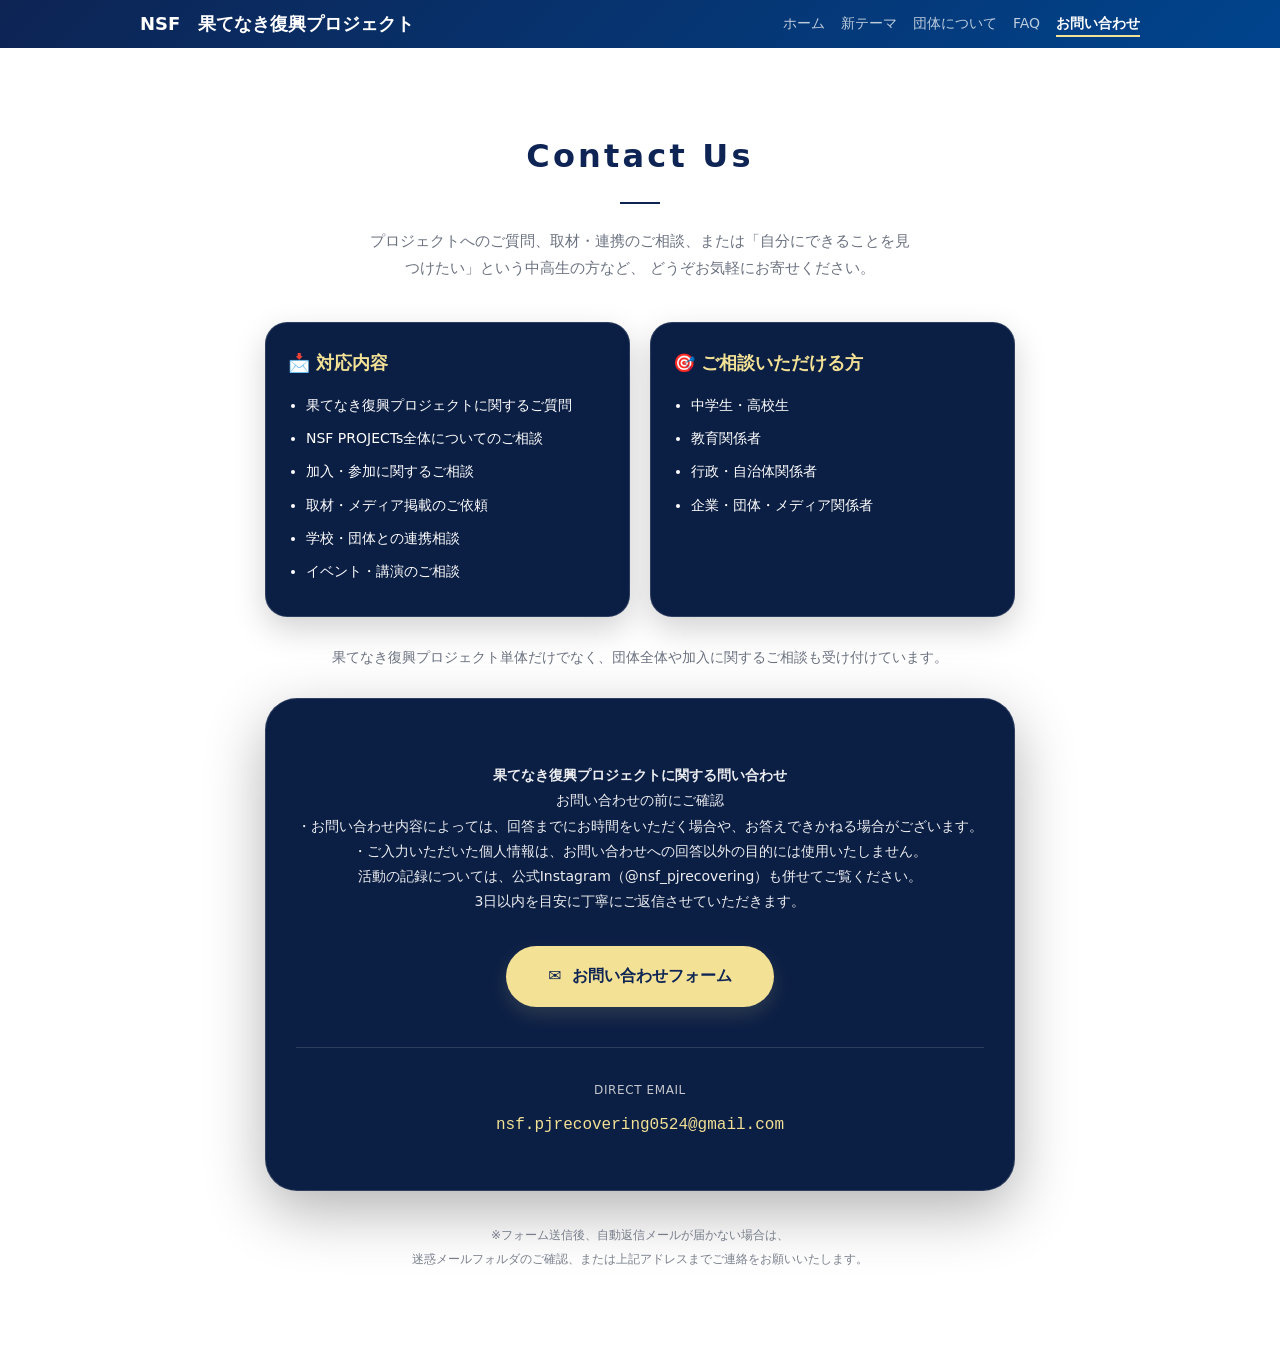
<file: contact.html>
<!doctype html>
<html lang="ja">
<head>
<meta charset="utf-8">
<meta name="viewport" content="width=device-width,initial-scale=1">
<title>お問い合わせ｜NSF PROJECTs</title>
<link rel="stylesheet" href="css/contact.css">

<link rel="manifest" href="manifest.webmanifest">
<meta name="theme-color" content="#0D2454">
<link rel="apple-touch-icon" href="icons/icon-192.png">
</head>

<body>

<header class="site-header">
<div class="header-inner">
<a href="index.html" class="header-logo">NSF　果てなき復興プロジェクト</a>

<nav class="header-nav">
<a href="index.html">ホーム</a>
<a href="fukushima.html">新テーマ</a>
<a href="about.html">団体について</a>
<a href="faq.html">FAQ</a>
<a href="contact.html" class="active">お問い合わせ</a>
</nav>
</div>
</header>

<section class="contact-wrap">
<div class="contact-inner">

<div class="contact-header reveal">
<h2>Contact Us</h2>
<div class="contact-line"></div>

<p>
          プロジェクトへのご質問、取材・連携のご相談、または「自分にできることを見つけたい」という中高生の方など、
          どうぞお気軽にお寄せください。
</p>
</div>

<div class="contact-info-grid reveal">

<div class="contact-info-card">
<h3>📩 対応内容</h3>
<ul>
<li>果てなき復興プロジェクトに関するご質問</li>
<li>NSF PROJECTs全体についてのご相談</li>
<li>加入・参加に関するご相談</li>
<li>取材・メディア掲載のご依頼</li>
<li>学校・団体との連携相談</li>
<li>イベント・講演のご相談</li>
</ul>
</div>

<div class="contact-info-card">
<h3>🎯 ご相談いただける方</h3>
<ul>
<li>中学生・高校生</li>
<li>教育関係者</li>
<li>行政・自治体関係者</li>
<li>企業・団体・メディア関係者</li>
</ul>
</div>

</div>

<p class="contact-subtext reveal">
        果てなき復興プロジェクト単体だけでなく、団体全体や加入に関するご相談も受け付けています。
</p>

<div class="contact-panel reveal">

<p class="contact-desc">
<strong>果てなき復興プロジェクトに関する問い合わせ</strong><br>
お問い合わせの前にご確認<br>
・お問い合わせ内容によっては、回答までにお時間をいただく場合や、お答えできかねる場合がございます。<br>
・ご入力いただいた個人情報は、お問い合わせへの回答以外の目的には使用いたしません。<br>
活動の記録については、公式Instagram（@nsf_pjrecovering）も併せてご覧ください。<br>
3日以内を目安に丁寧にご返信させていただきます。
</p>

<a href="https://forms.gle/FSCKEcuDfEWB7CbCA" target="_blank" rel="noopener" class="contact-btn">
<span>✉️</span>
<span>お問い合わせフォーム</span>
</a>

<div class="contact-email">
<span class="contact-email-label">DIRECT EMAIL</span>
<a href="mailto:nsf.pjrecovering0524@gmail.com">
            nsf.pjrecovering0524@gmail.com
</a>
</div>

</div>

<div class="contact-note reveal">
<p>
          ※フォーム送信後、自動返信メールが届かない場合は、<br>
          迷惑メールフォルダのご確認、または上記アドレスまでご連絡をお願いいたします。
</p>
</div>

</div>
</section>

<script src="js/contact.js"></script>

<script>
if ("serviceWorker" in navigator) {
  window.addEventListener("load", () => {
    navigator.serviceWorker.register("/sw.js")
      .then(() => console.log("SW登録成功"))
      .catch(err => console.log("SW失敗", err));
  });
}
</script>

</body>
</html>
</file>
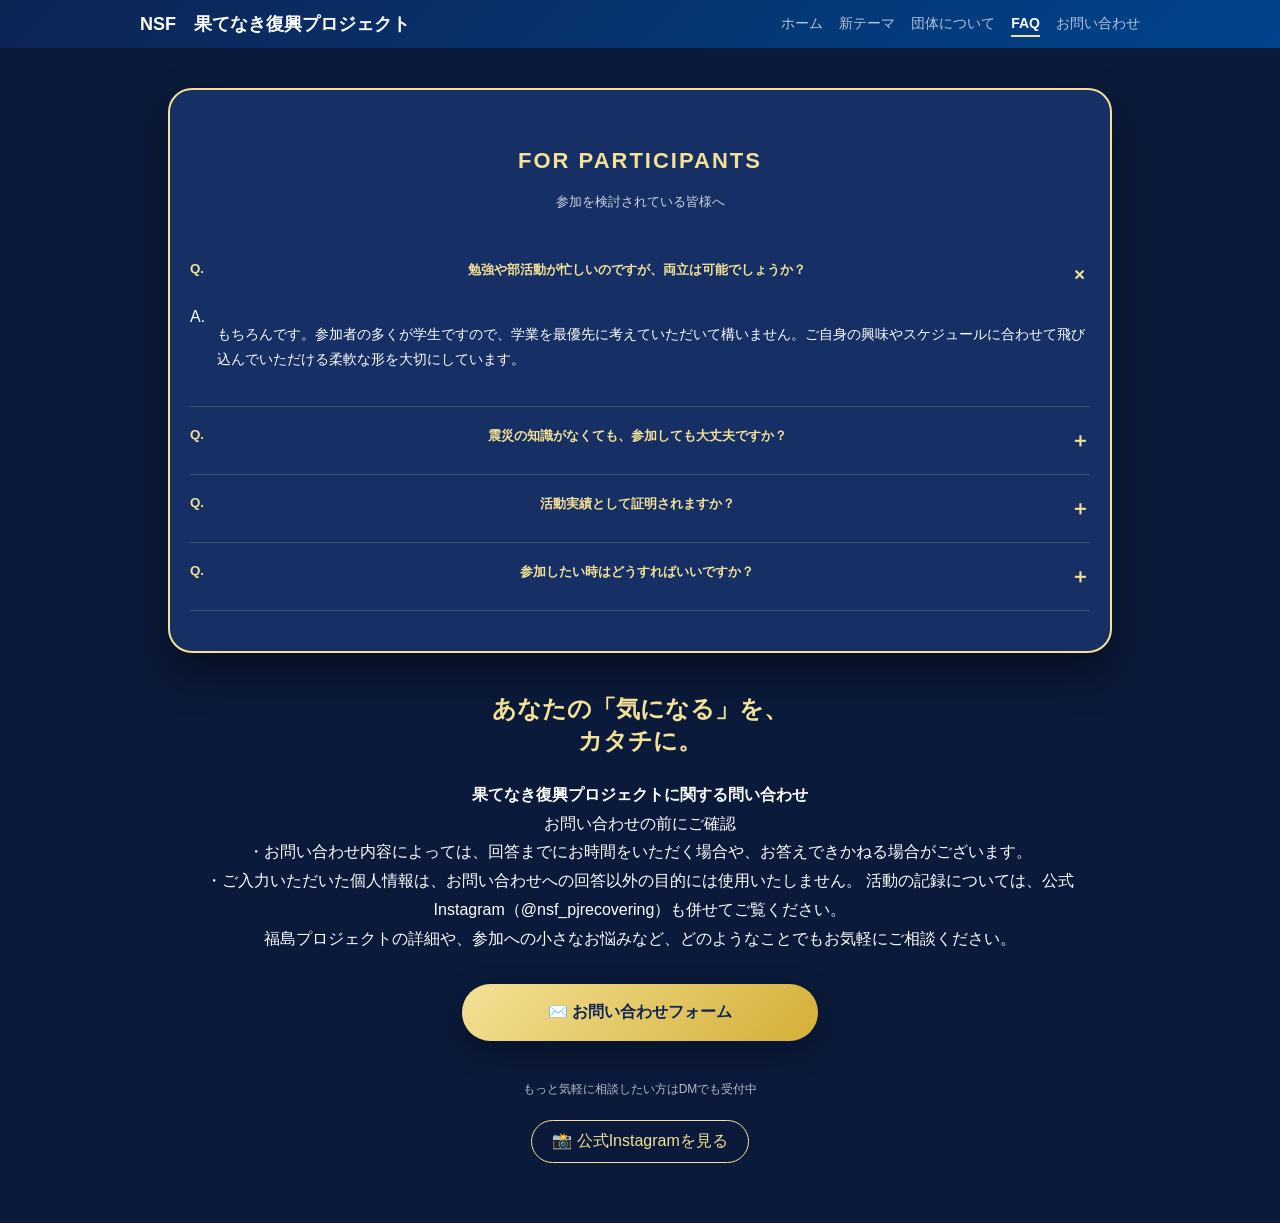
<file: faq.html>
<!doctype html>
<html lang="ja">
<head>
<meta charset="utf-8">
<meta name="viewport" content="width=device-width,initial-scale=1">
<title>FAQ｜NSF PROJECTs</title>
<link rel="stylesheet" href="css/faq.css">

<link rel="manifest" href="manifest.webmanifest">
<meta name="theme-color" content="#0D2454">
<link rel="apple-touch-icon" href="icons/icon-192.png">
</head>
<body>
<!-- ===== HEADER ===== -->
<header class="site-header">
<div class="header-inner">
<a href="index.html" class="header-logo">NSF　果てなき復興プロジェクト</a>
<nav class="header-nav">
<a href="index.html">ホーム</a>
<a href="fukushima.html">新テーマ</a>
<a href="about.html">団体について</a>
<a href="faq.html" class="active">FAQ</a>
<a href="contact.html">お問い合わせ</a>
</nav>
</div>
</header>

<section class="fc-wrap">
<!-- FAQ -->
<section id="faq" class="faq-panel reveal">
<div class="section-header">
<h2>FOR PARTICIPANTS</h2>
<p>参加を検討されている皆様へ</p>
</div>

<div class="faq-list">
<div class="faq-item open">
<button class="faq-question">
<span class="faq-mark q">Q.</span>
<span class="faq-question-text">勉強や部活動が忙しいのですが、両立は可能でしょうか？</span>
<span class="faq-toggle">＋</span>
</button>
<div class="faq-answer">
<div class="faq-answer-inner">
<span class="faq-mark a">A.</span>
<p>もちろんです。参加者の多くが学生ですので、学業を最優先に考えていただいて構いません。ご自身の興味やスケジュールに合わせて飛び込んでいただける柔軟な形を大切にしています。</p>
</div>
</div>
</div>

<div class="faq-item">
<button class="faq-question">
<span class="faq-mark q">Q.</span>
<span class="faq-question-text">震災の知識がなくても、参加しても大丈夫ですか？</span>
<span class="faq-toggle">＋</span>
</button>
<div class="faq-answer">
<div class="faq-answer-inner">
<span class="faq-mark a">A.</span>
<p>大歓迎です。このプロジェクトは知識を競う場ではなく、共に「学び、考える場」です。大切なのは、知ろうとする気持ちそのものです。</p>
</div>
</div>
</div>

<div class="faq-item">
<button class="faq-question">
<span class="faq-mark q">Q.</span>
<span class="faq-question-text">活動実績として証明されますか？</span>
<span class="faq-toggle">＋</span>
</button>
<div class="faq-answer">
<div class="faq-answer-inner">
<span class="faq-mark a">A.</span>
<p>はい、参加された方には「参加証明書」を発行いたします。総合型選抜（旧AO入試）や学校の課外活動の実績報告として活用いただけます。</p>
</div>
</div>
</div>

<div class="faq-item">
<button class="faq-question">
<span class="faq-mark q">Q.</span>
<span class="faq-question-text">参加したい時はどうすればいいですか？</span>
<span class="faq-toggle">＋</span>
</button>
<div class="faq-answer">
<div class="faq-answer-inner">
<span class="faq-mark a">A.</span>
<p>下部のお問い合わせフォーム、またはInstagramのDMより「興味があります」とご連絡ください。個別にご案内させていただきます。</p>
</div>
</div>
</div>
</div>
</section>

<!-- CONTACT -->
<section id="contact" class="contact-panel reveal">
<h3>あなたの「気になる」を、<br>カタチに。</h3>
<p class="contact-lead">
<strong>果てなき復興プロジェクトに関する問い合わせ</strong>
<br>お問い合わせの前にご確認<br>
・お問い合わせ内容によっては、回答までにお時間をいただく場合や、お答えできかねる場合がございます。
<br>・ご入力いただいた個人情報は、お問い合わせへの回答以外の目的には使用いたしません。
活動の記録については、公式Instagram（@nsf_pjrecovering）も併せてご覧ください。<br>福島プロジェクトの詳細や、参加への小さなお悩みなど、どのようなことでもお気軽にご相談ください。
</p>

<a href="https://forms.gle/FSCKEcuDfEWB7CbCA" target="_blank" class="contact-main-btn">
        ✉️ お問い合わせフォーム
</a>

<div class="contact-sub">
<p>もっと気軽に相談したい方はDMでも受付中</p>
<a href="https://www.instagram.com/nsf_pjrecovering/" target="_blank" class="contact-sub-btn">
          📸 公式Instagramを見る
</a>
</div>
</section>
</section>

<script src="js/faq.js"></script>
<script>
if ("serviceWorker" in navigator) {
  window.addEventListener("load", () => {
    navigator.serviceWorker.register("/sw.js")
      .then(() => console.log("SW登録成功"))
      .catch(err => console.log("SW失敗", err));
  });
}
</script>
</body>
</html>
</file>
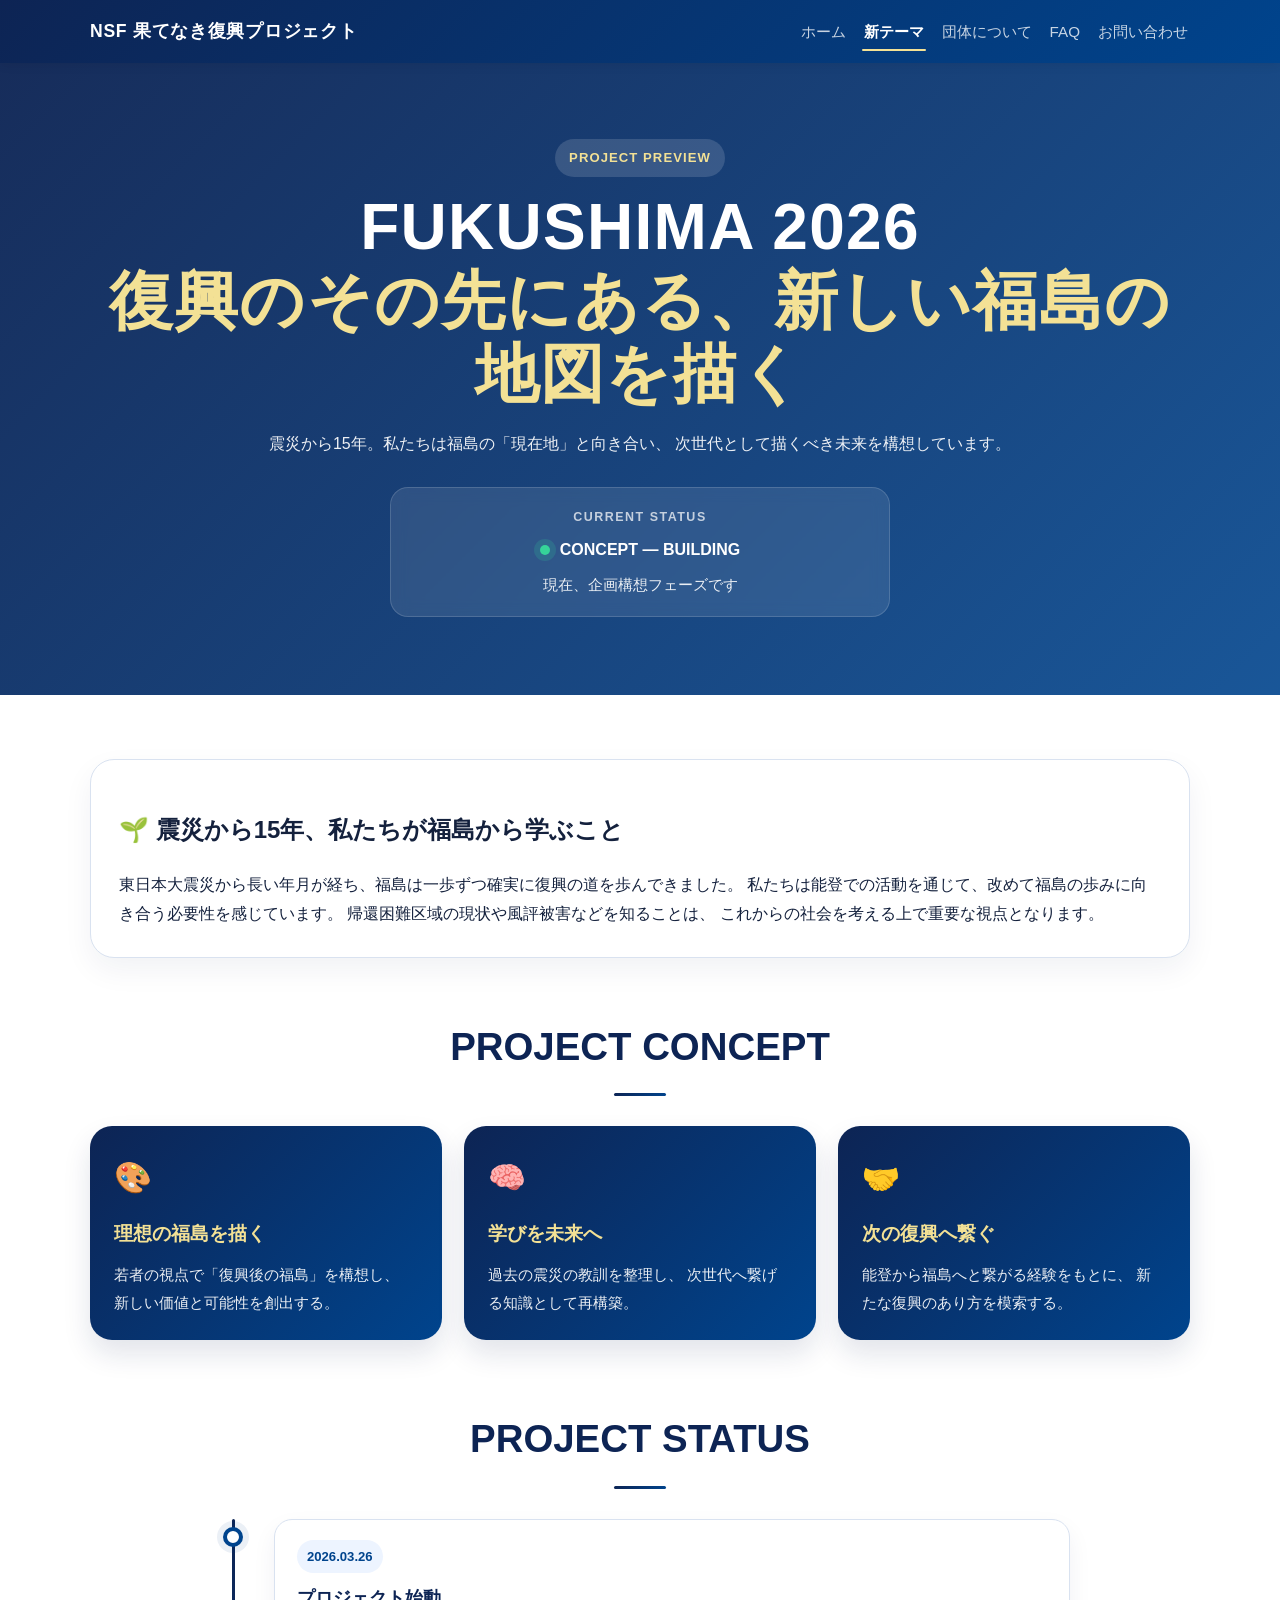
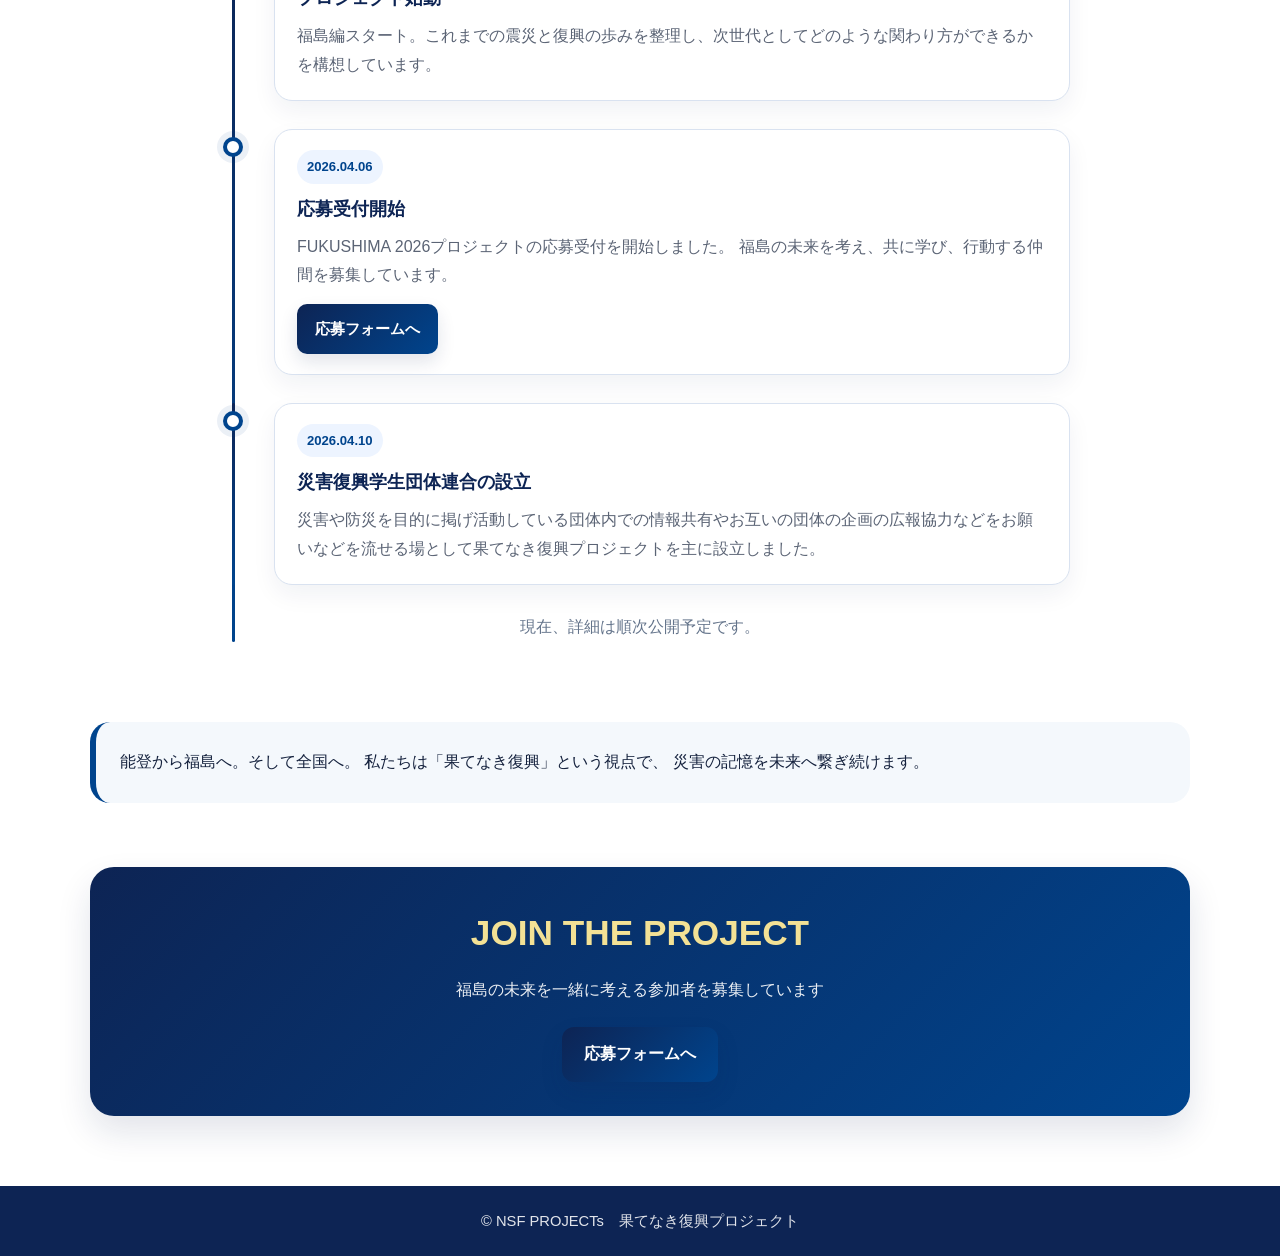
<file: fukushima.html>
<!doctype html>
<html lang="ja">
<head>
<meta charset="utf-8">
<meta name="viewport" content="width=device-width,initial-scale=1">
<title>FUKUSHIMA 2026｜果てなき復興プロジェクト</title>
<link rel="stylesheet" href="css/fukushima.css">
<link rel="manifest" href="manifest.webmanifest">
<meta name="theme-color" content="#0D2454">
<link rel="apple-touch-icon" href="icons/icon-192.png">
</head>
<body>
<!-- ===== HEADER ===== -->
<header class="site-header">
<div class="header-inner">
<a href="index.html" class="header-logo">NSF 果てなき復興プロジェクト</a>
<nav class="header-nav">
<a href="index.html">ホーム</a>
<a href="fukushima.html">新テーマ</a>
<a href="about.html">団体について</a>
<a href="faq.html">FAQ</a>
<a href="contact.html">お問い合わせ</a>
</nav>
</div>
</header>
<!-- ===== HERO ===== -->
<section class="fukushima-hero">
<div class="wrap fukushima-hero-inner">
<div class="hero-label">PROJECT PREVIEW</div>
<h1 class="fukushima-title">

      FUKUSHIMA 2026<br>
<span>復興のその先にある、新しい福島の地図を描く</span>
</h1>
<p class="fukushima-lead">

      震災から15年。私たちは福島の「現在地」と向き合い、

      次世代として描くべき未来を構想しています。
</p>
<!-- STATUS -->
<div class="hero-status">
<div class="hero-status-label">CURRENT STATUS</div>
<div class="hero-status-main">
<span class="status-dot"></span>
<span class="hero-status-text">CONCEPT — BUILDING</span>
</div>
<div class="hero-status-sub">

        現在、企画構想フェーズです
</div>
</div>
</div>
</section>
<div class="wrap">
<!-- ===== INTRO ===== -->
<section class="fukushima-intro reveal">
<div class="intro-card">
<h2>🌱 震災から15年、私たちが福島から学ぶこと</h2>
<p>

        東日本大震災から長い年月が経ち、福島は一歩ずつ確実に復興の道を歩んできました。

        私たちは能登での活動を通じて、改めて福島の歩みに向き合う必要性を感じています。

        帰還困難区域の現状や風評被害などを知ることは、

        これからの社会を考える上で重要な視点となります。
</p>
</div>
</section>
<!-- ===== HIGHLIGHTS ===== -->
<section class="fukushima-highlights reveal">
<div class="section-head">
<h2>PROJECT CONCEPT</h2>
<div class="line"></div>
</div>
<div class="highlight-grid">
<div class="highlight-card">
<div class="highlight-icon">🎨</div>
<h3>理想の福島を描く</h3>
<p>

          若者の視点で「復興後の福島」を構想し、

          新しい価値と可能性を創出する。
</p>
</div>
<div class="highlight-card">
<div class="highlight-icon">🧠</div>
<h3>学びを未来へ</h3>
<p>

          過去の震災の教訓を整理し、

          次世代へ繋げる知識として再構築。
</p>
</div>
<div class="highlight-card">
<div class="highlight-icon">🤝</div>
<h3>次の復興へ繋ぐ</h3>
<p>

          能登から福島へと繋がる経験をもとに、

          新たな復興のあり方を模索する。
</p>
</div>
</div>
</section>
<!-- ===== TIMELINE ===== -->
<section class="fukushima-timeline reveal">
<div class="section-head">
<h2>PROJECT STATUS</h2>
<div class="line"></div>
</div>
<div class="timeline">
<div class="timeline-item">
<div class="timeline-dot"></div>
<div class="timeline-card">
<div class="timeline-date">2026.03.26</div>
<h3>プロジェクト始動</h3>
<p>福島編スタート。これまでの震災と復興の歩みを整理し、次世代としてどのような関わり方ができるかを構想しています。</p>
</div>
</div>
<div class="timeline-item">
<div class="timeline-dot"></div>
<div class="timeline-card">
<div class="timeline-date">2026.04.06</div>
<h3>応募受付開始</h3>
<p>

            FUKUSHIMA 2026プロジェクトの応募受付を開始しました。

            福島の未来を考え、共に学び、行動する仲間を募集しています。
</p>
<a href="https://forms.gle/7ZXhhNroAuR2FKWm8" target="_blank" rel="noopener noreferrer" class="timeline-btn">

            応募フォームへ
</a>
</div>
</div>
      <div class="timeline">
<div class="timeline-item">
<div class="timeline-dot"></div>
<div class="timeline-card">
<div class="timeline-date">2026.04.10</div>
<h3>災害復興学生団体連合の設立</h3>
<p>災害や防災を目的に掲げ活動している団体内での情報共有やお互いの団体の企画の広報協力などをお願いなどを流せる場として果てなき復興プロジェクトを主に設立しました。</p>
</div>
</div>
</div>
<p style="text-align:center; color:#64748b; margin-top:20px;">

      現在、詳細は順次公開予定です。
</p>
</section>
<!-- ===== MESSAGE ===== -->
<section class="fukushima-message reveal">
<div class="message-box">
<p>

        能登から福島へ。そして全国へ。

        私たちは「果てなき復興」という視点で、

        災害の記憶を未来へ繋ぎ続けます。
</p>
</div>
</section>
<!-- ===== CTA ===== -->
<section class="fukushima-cta reveal">
<div class="cta-box">
<h2>JOIN THE PROJECT</h2>
<p>福島の未来を一緒に考える参加者を募集しています</p>
<a href="https://forms.gle/7ZXhhNroAuR2FKWm8" target="_blank" rel="noopener noreferrer" class="btn-action">応募フォームへ</a>
</div>
</section>
</div>
<footer>

  © NSF PROJECTs　果てなき復興プロジェクト
</footer>
<script src="js/fukushima.js"></script>
<script>

if ("serviceWorker" in navigator) {

  window.addEventListener("load", () => {

    navigator.serviceWorker.register("/sw.js")

      .then(() => console.log("SW登録成功"))

      .catch(err => console.log("SW失敗", err));

  });

}
</script>
</body>
</html>
</file>
<file: css/contact.css>
:root{

  --main:#0D2454;

  --accent:#00448d;

  --gold:#F3E195;

  /* 背景だけ白 */

  --bg:#ffffff;

  /* カードは前のまま */

  --panel:#0B1E44;

  /* 通常テキスト */

  --text:#1a1a1a;

  --muted:#6b7280;

  --line:rgba(255,255,255,.14);

}

*{

  box-sizing:border-box;

}

html{

  scroll-behavior:smooth;

}

body{

  margin:0;

  background:var(--bg);

  color:var(--text);

  font-family:system-ui,-apple-system,'Noto Sans JP',sans-serif;

}

/* HEADER */

.site-header{

  background:linear-gradient(135deg,var(--main),var(--accent));

  padding:12px 20px;

  position:sticky;

  top:0;

  z-index:1000;

}

.header-inner{

  max-width:1000px;

  margin:auto;

  display:flex;

  justify-content:space-between;

  align-items:center;

  gap:20px;

}

.header-logo{

  color:#fff;

  font-weight:900;

  text-decoration:none;

  font-size:18px;

}

.header-nav{

  display:flex;

  gap:16px;

  flex-wrap:wrap;

}

.header-nav a{

  color:rgba(255,255,255,.74);

  text-decoration:none;

  font-size:14px;

  position:relative;

}

.header-nav a:hover{

  color:#fff;

}

.header-nav a.active{

  color:#fff;

  font-weight:700;

}

.header-nav a.active::after{

  content:"";

  position:absolute;

  left:0;

  bottom:-4px;

  width:100%;

  height:2px;

  background:var(--gold);

}

/* CONTACT */

.contact-wrap{

  padding:80px 20px;

  line-height:1.8;

}

.contact-inner{

  max-width:750px;

  margin:auto;

}

.contact-header{

  text-align:center;

  margin-bottom:40px;

}

.contact-header h2{

  font-size:32px;

  color:var(--main);

  margin:0 0 16px;

  letter-spacing:.1em;

  font-weight:800;

}

.contact-line{

  width:40px;

  height:2px;

  background:var(--main);

  margin:0 auto 24px;

}

.contact-header p{

  font-size:15px;

  color:var(--muted);

  max-width:540px;

  margin:auto;

}

.contact-info-grid{

  display:grid;

  grid-template-columns:1fr 1fr;

  gap:20px;

  margin-bottom:28px;

}

/* 前のカードタイプ維持 */

.contact-info-card{

  background:var(--panel);

  border:1px solid var(--line);

  border-radius:22px;

  padding:24px 22px;

  box-shadow:0 12px 32px rgba(0,0,0,.18);

  color:#fff;

}

.contact-info-card h3{

  margin:0 0 14px;

  color:var(--gold);

  font-size:18px;

  font-weight:800;

}

.contact-info-card ul{

  margin:0;

  padding-left:18px;

}

.contact-info-card li{

  color:#fff;

  font-size:14px;

  margin-bottom:8px;

}

.contact-subtext{

  text-align:center;

  color:var(--muted);

  font-size:14px;

  margin:0 0 28px;

}

/* メインカードも前のタイプ維持 */

.contact-panel{

  background:var(--panel);

  border:1px solid var(--line);

  border-radius:32px;

  padding:50px 30px;

  text-align:center;

  box-shadow:0 20px 60px rgba(0,0,0,.3);

  color:#fff;

}

.contact-desc{

  font-size:14px;

  color:#fff;

  margin-bottom:32px;

  opacity:.92;

}

.contact-btn{

  display:inline-flex;

  align-items:center;

  justify-content:center;

  gap:10px;

  padding:16px 42px;

  background:var(--gold);

  color:#0D2454;

  text-decoration:none;

  font-weight:800;

  font-size:16px;

  border-radius:50px;

  transition:transform .3s ease, box-shadow .3s ease, opacity .3s ease;

  box-shadow:0 8px 20px rgba(243,225,149,.15);

}

.contact-btn:hover{

  transform:translateY(-3px);

  box-shadow:0 12px 25px rgba(243,225,149,.25);

}

.contact-email{

  margin-top:40px;

  padding-top:32px;

  border-top:1px solid var(--line);

}

.contact-email-label{

  font-size:12px;

  color:#C5C7CD;

  display:block;

  margin-bottom:8px;

  letter-spacing:.05em;

}

.contact-email a{

  color:var(--gold);

  text-decoration:none;

  font-family:'SF Mono','Courier New',monospace;

  font-size:16px;

  font-weight:500;

  transition:opacity .3s ease;

}

.contact-email a:hover{

  opacity:.7;

}

.contact-note{

  text-align:center;

  margin-top:32px;

}

.contact-note p{

  font-size:12px;

  color:var(--muted);

  line-height:2;

  opacity:.9;

  margin:0;

}

/* reveal */

.reveal{

  opacity:0;

  transform:translateY(24px);

  transition:opacity .7s ease, transform .7s ease;

}

.reveal.show{

  opacity:1;

  transform:translateY(0);

}

/* responsive */

@media (max-width:768px){

  .header-inner{

    flex-direction:column;

    align-items:flex-start;

    gap:10px;

  }

  .header-nav{

    gap:10px 14px;

  }

  .contact-wrap{

    padding:60px 16px;

  }

  .contact-header h2{

    font-size:28px;

  }

  .contact-info-grid{

    grid-template-columns:1fr;

  }

  .contact-panel{

    padding:36px 20px;

    border-radius:24px;

  }

  .contact-btn{

    width:100%;

    max-width:320px;

    padding:16px 24px;

  }

  .contact-email a{

    font-size:14px;

    word-break:break-all;

  }

}
</file>
<file: css/faq.css>
:root{

  --main:#0D2454;

  --accent:#00448d;

  --gold:#F3E195;

  --bg:#0b1a3a;

  --panel:#162f65;

}

/* ===== 全体 ===== */

body{

  margin:0;

  font-family:'Noto Sans JP', sans-serif;

  background:var(--bg);

  color:#fff;

}

/* ===== HEADER ===== */

.site-header{

  background:linear-gradient(135deg,var(--main),var(--accent));

  padding:12px 20px;

  position:sticky;

  top:0;

  z-index:1000;

}

.header-inner{

  max-width:1000px;

  margin:auto;

  display:flex;

  justify-content:space-between;

  align-items:center;

}

.header-logo{

  color:#fff;

  font-weight:900;

  text-decoration:none;

  font-size:18px;

}

.header-nav{

  display:flex;

  gap:16px;

}

.header-nav a{

  color:rgba(255,255,255,.7);

  text-decoration:none;

  font-size:14px;

  position:relative;

}

.header-nav a:hover{

  color:#fff;

}

.header-nav a.active{

  color:#fff;

  font-weight:700;

}

.header-nav a.active::after{

  content:"";

  position:absolute;

  bottom:-4px;

  left:0;

  width:100%;

  height:2px;

  background:var(--gold);

}

/* ===== ラップ ===== */

.fc-wrap{

  padding:40px 15px 60px;

}

/* ===== FAQ ===== */

.faq-panel{

  max-width:900px;

  margin:0 auto 40px;

  padding:40px 20px;

  background:var(--panel);

  border:2px solid var(--gold);

  border-radius:24px;

  box-shadow:0 20px 40px rgba(0,0,0,0.4);

}

/* タイトル */

.section-header{

  text-align:center;

  margin-bottom:30px;

}

.section-header h2{

  color:var(--gold);

  font-size:22px;

  font-weight:900;

  letter-spacing:2px;

}

.section-header p{

  color:#fff;

  font-size:13px;

  opacity:.8;

}

/* ===== FAQ ITEM ===== */

.faq-item{

  border-bottom:1px solid rgba(243,225,149,.2);

}

.faq-question{

  width:100%;

  background:none;

  border:none;

  padding:20px 0;

  display:flex;

  align-items:flex-start;

  gap:12px;

  color:var(--gold);

  font-weight:900;

  cursor:pointer;

}

.faq-question-text{

  flex:1;

}

.faq-toggle{

  font-size:20px;

  transition:.3s;

}

/* 開いたとき回転 */

.faq-item.open .faq-toggle{

  transform:rotate(45deg);

}

/* 回答 */

.faq-answer{

  max-height:0;

  overflow:hidden;

  transition:max-height .3s ease;

}

.faq-item.open .faq-answer{

  max-height:300px;

}

.faq-answer-inner{

  display:flex;

  gap:12px;

  padding-bottom:20px;

}

.faq-answer p{

  color:#fff;

  font-size:14px;

  line-height:1.8;

}

/* ===== CONTACT ===== */

.contact-panel{

  max-width:900px;

  margin:auto;

  text-align:center;

}

.contact-panel h3{

  color:var(--gold);

  font-size:24px;

  font-weight:900;

}

.contact-lead{

  color:#fff;

  margin-bottom:30px;

  line-height:1.8;

}

/* メインボタン */

.contact-main-btn{

  display:block;

  max-width:320px;

  margin:0 auto;

  padding:18px;

  background:linear-gradient(135deg,#F3E195,#D4AF37);

  color:#0D2454;

  text-decoration:none;

  font-weight:900;

  border-radius:50px;

  box-shadow:0 10px 30px rgba(0,0,0,0.3);

  transition:.2s;

}

.contact-main-btn:hover{

  transform:translateY(-3px);

}

/* サブ */

.contact-sub{

  margin-top:40px;

}

.contact-sub p{

  font-size:12px;

  opacity:.7;

}

.contact-sub-btn{

  border:1px solid var(--gold);

  color:var(--gold);

  padding:10px 20px;

  border-radius:40px;

  text-decoration:none;

  display:inline-block;

  margin-top:10px;

  transition:.2s;

}

.contact-sub-btn:hover{

  background:rgba(255,255,255,0.1);

}

/* ===== reveal（ふわっと） ===== */

.reveal{

  opacity:0;

  transform:translateY(20px);

  transition:.6s;

}

.reveal.show{

  opacity:1;

  transform:none;

}

/* ===== スマホ ===== */

@media (max-width:768px){

  .header-inner{

    flex-direction:column;

    gap:10px;

  }

  .header-nav{

    flex-wrap:wrap;

    justify-content:center;

  }

  .faq-panel{

    padding:30px 15px;

  }

  .faq-question{

    font-size:14px;

  }

  .contact-panel h3{

    font-size:20px;

  }

}
</file>
<file: css/fukushima.css>
:root{

  --main:#0D2454;

  --accent:#00448d;

  --gold:#F3E195;

  --bg:#ffffff;

  --text:#14213d;

  --sub:#5b6475;

  --line:#d9e2f0;

  --soft:#f4f8fc;

  --card:#ffffff;

}

*{

  box-sizing:border-box;

}

html{

  scroll-behavior:smooth;

}

body{

  margin:0;

  font-family:'Noto Sans JP',sans-serif;

  background:var(--bg);

  color:var(--text);

  line-height:1.8;

}

/* ===== 共通 ===== */

.wrap{

  width:min(1100px, calc(100% - 32px));

  margin:0 auto;

}

.section-head{

  text-align:center;

  margin-bottom:30px;

}

.section-head h2{

  margin:0;

  font-size:clamp(1.7rem, 4vw, 2.4rem);

  color:var(--main);

  font-weight:900;

}

.line{

  width:52px;

  height:3px;

  margin:12px auto 0;

  border-radius:999px;

  background:linear-gradient(135deg,var(--main),var(--accent));

}

.btn-action{

  display:inline-block;

  padding:13px 22px;

  background:linear-gradient(135deg,var(--main),var(--accent));

  color:#fff;

  text-decoration:none;

  border-radius:12px;

  font-weight:700;

  box-shadow:0 10px 22px rgba(13,36,84,.14);

  transition:transform .2s ease, box-shadow .2s ease, opacity .2s ease;

}

.btn-action:hover{

  transform:translateY(-2px);

  box-shadow:0 14px 28px rgba(13,36,84,.18);

  opacity:.98;

}

/* ===== HEADER ===== */

.site-header{

  background:linear-gradient(135deg,var(--main),var(--accent));

  padding:12px 20px;

  position:sticky;

  top:0;

  z-index:1000;

  box-shadow:0 2px 10px rgba(0,0,0,.08);

}

.header-inner{

  max-width:1100px;

  margin:0 auto;

  display:flex;

  justify-content:space-between;

  align-items:center;

  gap:20px;

}

.header-logo{

  color:#fff;

  font-weight:900;

  text-decoration:none;

  font-size:1.1rem;

  letter-spacing:.04em;

  white-space:nowrap;

}

.header-nav{

  display:flex;

  flex-wrap:wrap;

  gap:14px;

}

.header-nav a{

  position:relative;

  color:rgba(255,255,255,.78);

  text-decoration:none;

  font-size:.95rem;

  padding:6px 2px;

  transition:.2s ease;

}

.header-nav a:hover{

  color:#fff;

}

.header-nav a.active{

  color:#fff;

  font-weight:700;

}

.header-nav a.active::after{

  content:"";

  position:absolute;

  left:0;

  bottom:0;

  width:100%;

  height:2px;

  background:var(--gold);

  border-radius:999px;

}

/* ===== HERO ===== */

.fukushima-hero{

  background:

    linear-gradient(135deg, rgba(13,36,84,.96), rgba(0,68,141,.90)),

    radial-gradient(circle at top right, rgba(255,255,255,.10), transparent 35%);

  color:#fff;

  padding:76px 0 78px;

  overflow:hidden;

}

.fukushima-hero-inner{

  text-align:center;

}

.hero-label{

  display:inline-block;

  margin-bottom:14px;

  padding:7px 14px;

  border-radius:999px;

  background:rgba(255,255,255,.14);

  color:var(--gold);

  font-size:.82rem;

  font-weight:800;

  letter-spacing:.08em;

}

.fukushima-title{

  margin:0;

  font-size:clamp(2.2rem, 6vw, 4rem);

  line-height:1.15;

  font-weight:900;

  letter-spacing:.02em;

}

.fukushima-title span{

  color:var(--gold);

}

.fukushima-lead{

  max-width:760px;

  margin:18px auto 0;

  color:rgba(255,255,255,.92);

  font-size:1rem;

}

.hero-status{

  margin:28px auto 0;

  max-width:500px;

  background:rgba(255,255,255,.10);

  border:1px solid rgba(255,255,255,.15);

  border-radius:18px;

  padding:18px 20px;

  backdrop-filter:blur(8px);

}

.hero-status-label{

  font-size:.78rem;

  font-weight:800;

  letter-spacing:.12em;

  color:rgba(255,255,255,.72);

  margin-bottom:8px;

}

.hero-status-main{

  display:flex;

  justify-content:center;

  align-items:center;

  gap:10px;

  margin-bottom:6px;

}

.status-dot{

  width:10px;

  height:10px;

  border-radius:50%;

  background:#36d399;

  box-shadow:0 0 0 6px rgba(54,211,153,.18);

}

.hero-status-text{

  color:#fff;

  font-weight:800;

}

.hero-status-sub{

  color:rgba(255,255,255,.9);

  font-size:.95rem;

}

/* ===== INTRO ===== */

.fukushima-intro{

  padding:64px 0 20px;

}

.intro-card{

  background:var(--card);

  border:1px solid var(--line);

  border-radius:24px;

  padding:28px;

  box-shadow:0 12px 30px rgba(13,36,84,.06);

}

.intro-card p{

  margin:0;

  font-size:1rem;

  color:var(--text);

}

/* ===== HIGHLIGHTS ===== */

.fukushima-highlights{

  padding:34px 0 30px;

}

.highlight-grid{

  display:grid;

  grid-template-columns:repeat(3, minmax(0,1fr));

  gap:22px;

}

.highlight-card{

  background:linear-gradient(135deg,var(--main),var(--accent));

  color:#fff;

  border-radius:22px;

  padding:24px;

  box-shadow:0 14px 28px rgba(13,36,84,.12);

}

.highlight-icon{

  font-size:1.9rem;

  margin-bottom:12px;

}

.highlight-card h3{

  margin:0 0 10px;

  font-size:1.2rem;

  color:var(--gold);

}

.highlight-card p{

  margin:0;

  color:rgba(255,255,255,.92);

  font-size:.96rem;

}

/* ===== TIMELINE ===== */

.fukushima-timeline{

  padding:34px 0 30px;

}

.timeline{

  max-width:860px;

  margin:0 auto;

  position:relative;

}

.timeline::before{

  content:"";

  position:absolute;

  top:0;

  bottom:0;

  left:22px;

  width:3px;

  background:linear-gradient(180deg,var(--main),var(--accent));

  border-radius:999px;

}

.timeline-item{

  position:relative;

  padding-left:64px;

  margin-bottom:28px;

}

.timeline-dot{

  position:absolute;

  left:13px;

  top:8px;

  width:20px;

  height:20px;

  border-radius:50%;

  background:#fff;

  border:4px solid var(--accent);

  box-shadow:0 0 0 6px rgba(0,68,141,.08);

}

.timeline-card{

  background:#fff;

  border:1px solid var(--line);

  border-radius:18px;

  padding:20px 22px;

  box-shadow:0 10px 24px rgba(13,36,84,.06);

}

.timeline-date{

  display:inline-block;

  margin-bottom:8px;

  padding:5px 10px;

  border-radius:999px;

  background:#edf4ff;

  color:var(--accent);

  font-size:.82rem;

  font-weight:800;

}

.timeline-card h3{

  margin:0 0 8px;

  color:var(--main);

  font-size:1.15rem;

}

.timeline-card p{

  margin:0;

  color:var(--sub);

}

.timeline-btn{

  display:inline-block;

  margin-top:14px;

  padding:11px 18px;

  background:linear-gradient(135deg,var(--main),var(--accent));

  color:#fff;

  text-decoration:none;

  border-radius:10px;

  font-size:.95rem;

  font-weight:700;

  box-shadow:0 8px 18px rgba(13,36,84,.12);

  transition:transform .2s ease, box-shadow .2s ease, opacity .2s ease;

}

.timeline-btn:hover{

  transform:translateY(-2px);

  box-shadow:0 12px 24px rgba(13,36,84,.16);

  opacity:.98;

}

/* ===== MESSAGE ===== */

.fukushima-message{

  padding:34px 0 30px;

}

.message-box{

  background:var(--soft);

  border-left:6px solid var(--accent);

  border-radius:20px;

  padding:26px 24px;

}

.message-box p{

  margin:0;

  color:var(--text);

  font-size:1rem;

}

/* ===== CTA ===== */

.fukushima-cta{

  padding:34px 0 70px;

  text-align:center;

}

.cta-box{

  background:linear-gradient(135deg,var(--main),var(--accent));

  color:#fff;

  border-radius:24px;

  padding:34px 24px;

  box-shadow:0 16px 34px rgba(13,36,84,.12);

}

.cta-box h2{

  margin:0 0 12px;

  color:var(--gold);

  font-size:clamp(1.5rem, 4vw, 2.2rem);

}

.cta-box p{

  margin:0 0 22px;

  color:rgba(255,255,255,.92);

}

/* ===== FOOTER ===== */

footer{

  background:var(--main);

  color:rgba(255,255,255,.88);

  text-align:center;

  padding:22px 16px;

  font-size:.92rem;

}

/* ===== REVEAL ===== */

.reveal{

  opacity:0;

  transform:translateY(24px);

  transition:opacity .7s ease, transform .7s ease;

}

.reveal.show{

  opacity:1;

  transform:translateY(0);

}

/* ===== RESPONSIVE ===== */

@media (max-width:900px){

  .highlight-grid{

    grid-template-columns:1fr;

  }

}

@media (max-width:768px){

  .header-inner{

    flex-direction:column;

    align-items:flex-start;

  }

  .header-nav{

    gap:10px 14px;

  }

  .header-nav a.active{

    background:rgba(255,255,255,.14);

    padding:6px 10px;

    border-radius:8px;

  }

  .header-nav a.active::after{

    display:none;

  }

  .fukushima-hero{

    padding:60px 0 62px;

  }

  .intro-card,

  .highlight-card,

  .timeline-card,

  .message-box,

  .cta-box{

    padding:20px;

  }

  .timeline::before{

    left:18px;

  }

  .timeline-item{

    padding-left:52px;

  }

  .timeline-dot{

    left:9px;

  }

  .timeline-btn{

    width:100%;

    text-align:center;

  }

}
</file>
